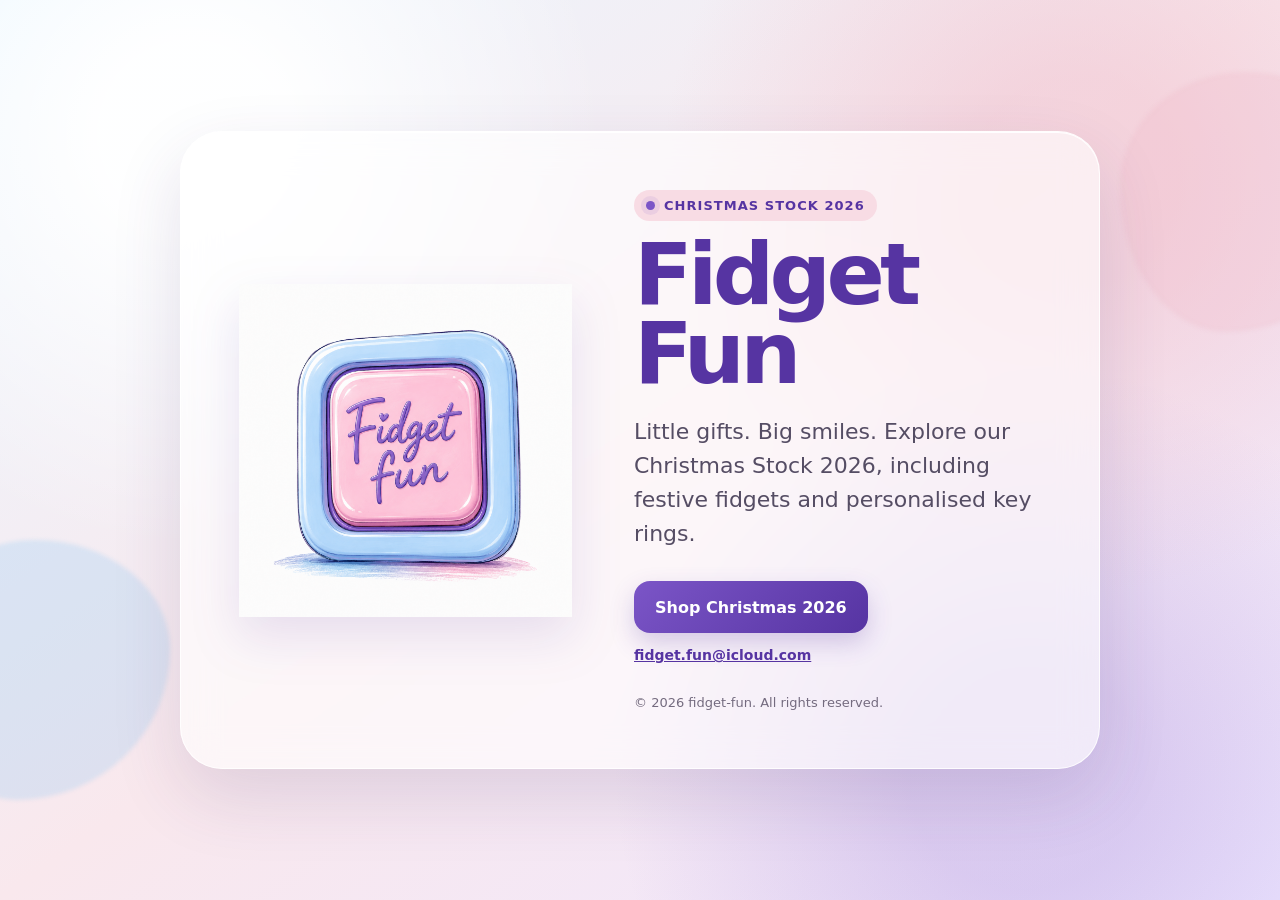
<file: index.html>
<!doctype html>
<html lang="en">
<head>
  <meta charset="utf-8" />
  <meta name="viewport" content="width=device-width, initial-scale=1" />
  <meta name="theme-color" content="#c8e7ff" />
  <meta name="description" content="Fidget Fun — colourful 3D printed fidgets, made for fun." />
  <title>Fidget Fun | 3D Printed Fidgets</title>
  <style>
    :root {
      --baby-blue: #c8e7ff;
      --baby-blue-deep: #8cc8f4;
      --dust-pink: #eeb6c5;
      --dust-pink-soft: #f8dce4;
      --violet: #7b55c7;
      --violet-deep: #5634a2;
      --ink: #352d45;
      --white: #fffdfd;
    }

    * { box-sizing: border-box; }

    html, body { min-height: 100%; }

    body {
      margin: 0;
      color: var(--ink);
      font-family: ui-rounded, "SF Pro Rounded", "Segoe UI", system-ui, -apple-system, BlinkMacSystemFont, sans-serif;
      background:
        radial-gradient(circle at 15% 15%, rgba(255,255,255,.96) 0 7%, transparent 31%),
        radial-gradient(circle at 84% 20%, rgba(238,182,197,.42) 0 8%, transparent 32%),
        radial-gradient(circle at 80% 86%, rgba(123,85,199,.20) 0 9%, transparent 32%),
        linear-gradient(145deg, #eaf7ff 0%, #f9e8ed 50%, #eee7ff 100%);
      overflow-x: hidden;
    }

    body::before,
    body::after {
      content: "";
      position: fixed;
      width: 260px;
      height: 260px;
      border-radius: 48% 52% 59% 41% / 44% 42% 58% 56%;
      filter: blur(2px);
      opacity: .25;
      z-index: -1;
      animation: drift 12s ease-in-out infinite alternate;
    }

    body::before {
      left: -90px;
      top: 60%;
      background: var(--baby-blue-deep);
    }

    body::after {
      right: -100px;
      top: 8%;
      background: var(--dust-pink);
      animation-delay: -4s;
    }

    @keyframes drift {
      to { transform: translate3d(20px, -24px, 0) rotate(8deg); }
    }

    .page {
      min-height: 100vh;
      display: grid;
      place-items: center;
      padding: 36px 20px;
    }

    .card {
      width: min(920px, 100%);
      display: grid;
      grid-template-columns: minmax(260px, .9fr) minmax(300px, 1.1fr);
      gap: clamp(28px, 5vw, 62px);
      align-items: center;
      padding: clamp(28px, 5vw, 58px);
      border: 1px solid rgba(255,255,255,.84);
      border-radius: 42px;
      background: rgba(255,255,255,.61);
      box-shadow:
        0 28px 70px rgba(74, 53, 112, .14),
        inset 0 1px 0 rgba(255,255,255,.95);
      backdrop-filter: blur(18px);
      -webkit-backdrop-filter: blur(18px);
    }

    .logo-wrap {
      position: relative;
      display: grid;
      place-items: center;
      min-height: 330px;
    }

    .logo-wrap::before {
      content: "";
      position: absolute;
      inset: 11% 8%;
      border-radius: 42%;
      background: radial-gradient(circle, rgba(123,85,199,.20), rgba(200,231,255,.12) 48%, transparent 70%);
      filter: blur(14px);
      transform: scale(.92);
    }

    .logo {
      position: relative;
      width: min(100%, 410px);
      height: auto;
      display: block;
      filter: drop-shadow(0 20px 24px rgba(86,52,162,.13));
      animation: float 4.8s ease-in-out infinite;
    }

    @keyframes float {
      0%, 100% { transform: translateY(0) rotate(-.4deg); }
      50% { transform: translateY(-8px) rotate(.4deg); }
    }

    .eyebrow {
      display: inline-flex;
      align-items: center;
      gap: 9px;
      margin: 0 0 14px;
      padding: 8px 12px;
      border-radius: 999px;
      background: var(--dust-pink-soft);
      color: var(--violet-deep);
      font-size: 13px;
      font-weight: 800;
      letter-spacing: .08em;
      text-transform: uppercase;
    }

    .eyebrow::before {
      content: "";
      width: 9px;
      height: 9px;
      border-radius: 50%;
      background: var(--violet);
      box-shadow: 0 0 0 5px rgba(123,85,199,.10);
    }

    h1 {
      margin: 0;
      color: var(--violet-deep);
      font-size: clamp(52px, 8vw, 86px);
      line-height: .92;
      letter-spacing: -.055em;
    }

    .lead {
      max-width: 34rem;
      margin: 22px 0 0;
      font-size: clamp(18px, 2.2vw, 22px);
      line-height: 1.55;
      color: #554d64;
    }

    .cta-row {
      display: flex;
      flex-wrap: wrap;
      align-items: center;
      gap: 14px;
      margin-top: 30px;
    }

    .button {
      display: inline-flex;
      align-items: center;
      justify-content: center;
      gap: 10px;
      min-height: 52px;
      padding: 0 21px;
      border-radius: 16px;
      color: white;
      background: linear-gradient(135deg, var(--violet), var(--violet-deep));
      text-decoration: none;
      font-weight: 800;
      box-shadow: 0 10px 24px rgba(86,52,162,.23);
      transition: transform .2s ease, box-shadow .2s ease;
    }

    .button:hover,
    .button:focus-visible {
      transform: translateY(-2px);
      box-shadow: 0 14px 29px rgba(86,52,162,.29);
    }

    .button:focus-visible {
      outline: 3px solid rgba(140,200,244,.8);
      outline-offset: 4px;
    }

    .email {
      color: var(--violet-deep);
      font-size: 14px;
      font-weight: 700;
      overflow-wrap: anywhere;
    }

    .small {
      margin: 32px 0 0;
      color: #746b7f;
      font-size: 13px;
    }

    @media (max-width: 760px) {
      .page { padding: 20px 14px; }
      .card {
        grid-template-columns: 1fr;
        text-align: center;
        border-radius: 32px;
      }
      .logo-wrap { min-height: 220px; order: -1; }
      .logo { width: min(88%, 340px); }
      .eyebrow { margin-inline: auto; }
      .lead { margin-inline: auto; }
      .cta-row { justify-content: center; }
      h1 { font-size: clamp(50px, 17vw, 76px); }
    }

    @media (prefers-reduced-motion: reduce) {
      *, *::before, *::after { animation: none !important; scroll-behavior: auto !important; }
    }
  </style>
</head>
<body>
  <main class="page">
    <section class="card" aria-labelledby="page-title">
      <div class="logo-wrap">
        <img class="logo" src="assets/fidget-fun-logo.png" alt="Fidget Fun logo" width="760" height="640" />
      </div>

      <div class="content">
        <p class="eyebrow">Christmas Stock 2026</p>
        <h1 id="page-title">Fidget Fun</h1>
        <p class="lead">Little gifts. Big smiles. Explore our Christmas Stock 2026, including festive fidgets and personalised key rings.</p>

        <div class="cta-row">
          <a class="button" href="products.html" aria-label="View Fidget Fun products">
            Shop Christmas 2026
          </a>
          <a class="email" href="mailto:fidget.fun@icloud.com">fidget.fun@icloud.com</a>
        </div>

        <p class="small">© <span id="year"></span> fidget-fun. All rights reserved.</p>
      </div>
    </section>
  </main>

  <script>
    document.getElementById('year').textContent = new Date().getFullYear();
  </script>
</body>
</html>
</file>
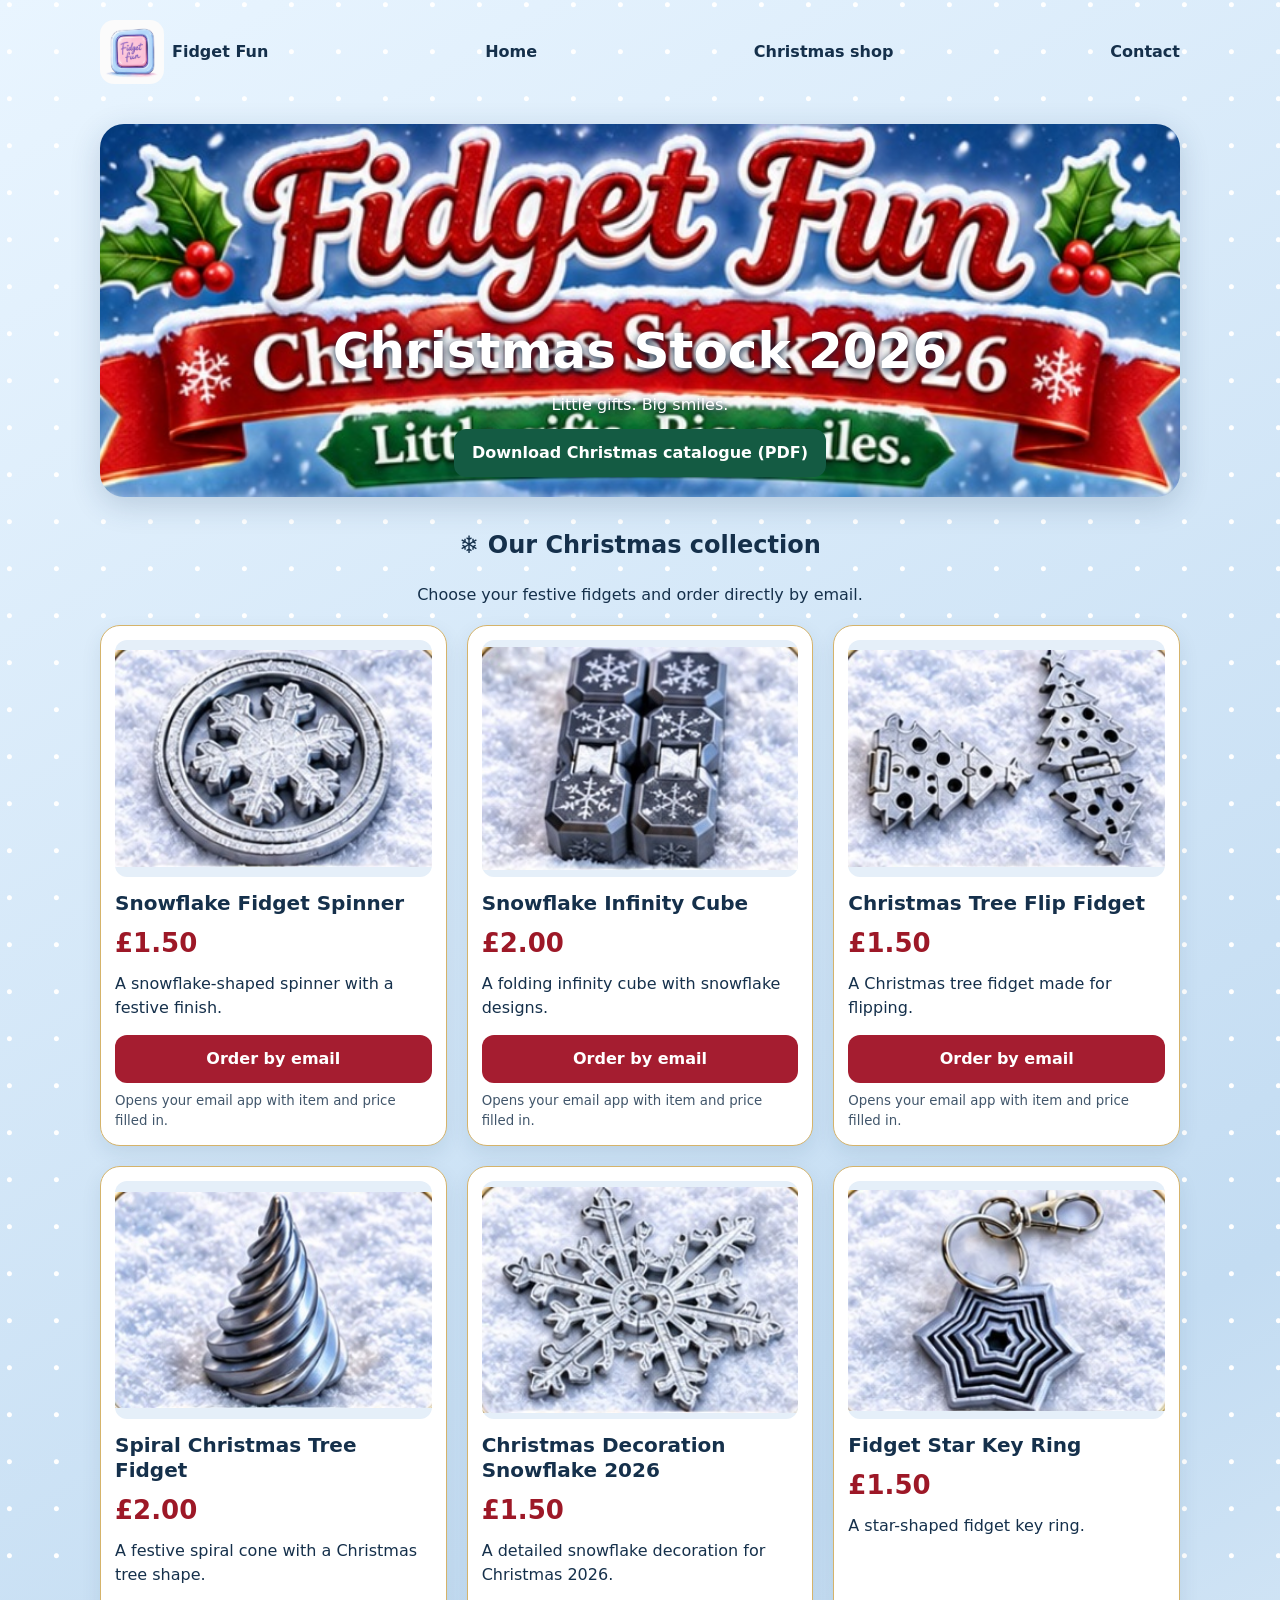
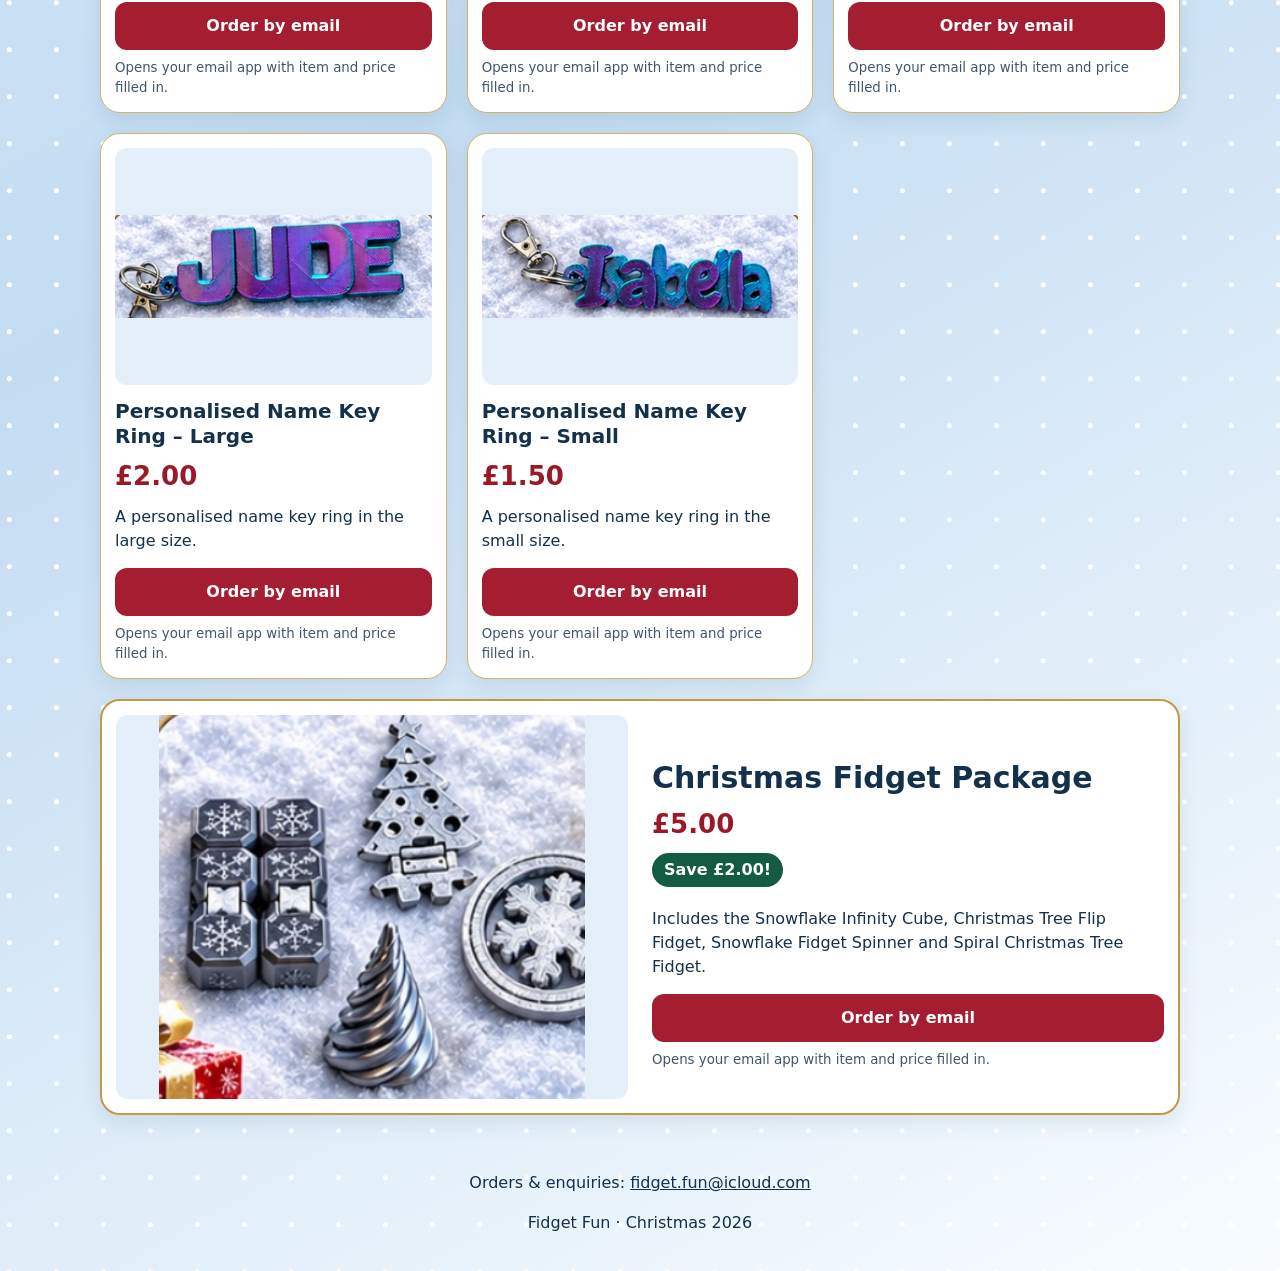
<file: products.html>
<!doctype html><html lang="en-GB"><head><meta charset="utf-8"><meta name="viewport" content="width=device-width,initial-scale=1"><meta name="description" content="Fidget Fun Christmas Stock 2026"><title>Christmas Stock 2026 | Fidget Fun</title><link rel="stylesheet" href="christmas.css"></head><body><header><nav aria-label="Main navigation"><a href="index.html"><img src="assets/fidget-fun-logo.png" alt="">Fidget Fun</a><a href="index.html">Home</a><a href="products.html" aria-current="page">Christmas shop</a><a href="mailto:fidget.fun@icloud.com">Contact</a></nav></header><main><section class="hero"><h1>Christmas Stock 2026</h1><p>Little gifts. Big smiles.</p><a class="button secondary" href="assets/christmas-catalogue.pdf" download>Download Christmas catalogue (PDF)</a></section><section class="intro"><h2>❄️ Our Christmas collection</h2><p>Choose your festive fidgets and order directly by email.</p></section><section class="grid" aria-label="Christmas products"><article class="card"><img src="assets/snowflake-spinner.jpg" alt="Snowflake Fidget Spinner" loading="lazy"><div style="display:flex;flex-direction:column;flex:1"><h2>Snowflake Fidget Spinner</h2><div class="price">£1.50</div><p class="desc">A snowflake-shaped spinner with a festive finish.</p><a class="button" href="mailto:fidget.fun@icloud.com?subject=Order%20%E2%80%93%20Snowflake%20Fidget%20Spinner%20%E2%80%93%20%C2%A31.50&amp;body=Hi%20Fidget%20Fun%2C%0A%0AI%20would%20like%20to%20order%20Snowflake%20Fidget%20Spinner%20at%20%C2%A31.50%20each.%0AQuantity%3A%20%0AColour%20preference%20%28if%20available%29%3A%20%0A%0AThank%20you%21">Order by email</a><small>Opens your email app with item and price filled in.</small></div></article><article class="card"><img src="assets/snowflake-cube.jpg" alt="Snowflake Infinity Cube" loading="lazy"><div style="display:flex;flex-direction:column;flex:1"><h2>Snowflake Infinity Cube</h2><div class="price">£2.00</div><p class="desc">A folding infinity cube with snowflake designs.</p><a class="button" href="mailto:fidget.fun@icloud.com?subject=Order%20%E2%80%93%20Snowflake%20Infinity%20Cube%20%E2%80%93%20%C2%A32.00&amp;body=Hi%20Fidget%20Fun%2C%0A%0AI%20would%20like%20to%20order%20Snowflake%20Infinity%20Cube%20at%20%C2%A32.00%20each.%0AQuantity%3A%20%0AColour%20preference%20%28if%20available%29%3A%20%0A%0AThank%20you%21">Order by email</a><small>Opens your email app with item and price filled in.</small></div></article><article class="card"><img src="assets/tree-flip.jpg" alt="Christmas Tree Flip Fidget" loading="lazy"><div style="display:flex;flex-direction:column;flex:1"><h2>Christmas Tree Flip Fidget</h2><div class="price">£1.50</div><p class="desc">A Christmas tree fidget made for flipping.</p><a class="button" href="mailto:fidget.fun@icloud.com?subject=Order%20%E2%80%93%20Christmas%20Tree%20Flip%20Fidget%20%E2%80%93%20%C2%A31.50&amp;body=Hi%20Fidget%20Fun%2C%0A%0AI%20would%20like%20to%20order%20Christmas%20Tree%20Flip%20Fidget%20at%20%C2%A31.50%20each.%0AQuantity%3A%20%0AColour%20preference%20%28if%20available%29%3A%20%0A%0AThank%20you%21">Order by email</a><small>Opens your email app with item and price filled in.</small></div></article><article class="card"><img src="assets/spiral-tree.jpg" alt="Spiral Christmas Tree Fidget" loading="lazy"><div style="display:flex;flex-direction:column;flex:1"><h2>Spiral Christmas Tree Fidget</h2><div class="price">£2.00</div><p class="desc">A festive spiral cone with a Christmas tree shape.</p><a class="button" href="mailto:fidget.fun@icloud.com?subject=Order%20%E2%80%93%20Spiral%20Christmas%20Tree%20Fidget%20%E2%80%93%20%C2%A32.00&amp;body=Hi%20Fidget%20Fun%2C%0A%0AI%20would%20like%20to%20order%20Spiral%20Christmas%20Tree%20Fidget%20at%20%C2%A32.00%20each.%0AQuantity%3A%20%0AColour%20preference%20%28if%20available%29%3A%20%0A%0AThank%20you%21">Order by email</a><small>Opens your email app with item and price filled in.</small></div></article><article class="card"><img src="assets/snowflake-decoration.jpg" alt="Christmas Decoration Snowflake 2026" loading="lazy"><div style="display:flex;flex-direction:column;flex:1"><h2>Christmas Decoration Snowflake 2026</h2><div class="price">£1.50</div><p class="desc">A detailed snowflake decoration for Christmas 2026.</p><a class="button" href="mailto:fidget.fun@icloud.com?subject=Order%20%E2%80%93%20Christmas%20Decoration%20Snowflake%202026%20%E2%80%93%20%C2%A31.50&amp;body=Hi%20Fidget%20Fun%2C%0A%0AI%20would%20like%20to%20order%20Christmas%20Decoration%20Snowflake%202026%20at%20%C2%A31.50%20each.%0AQuantity%3A%20%0AColour%20preference%20%28if%20available%29%3A%20%0A%0AThank%20you%21">Order by email</a><small>Opens your email app with item and price filled in.</small></div></article><article class="card"><img src="assets/star-keyring.jpg" alt="Fidget Star Key Ring" loading="lazy"><div style="display:flex;flex-direction:column;flex:1"><h2>Fidget Star Key Ring</h2><div class="price">£1.50</div><p class="desc">A star-shaped fidget key ring.</p><a class="button" href="mailto:fidget.fun@icloud.com?subject=Order%20%E2%80%93%20Fidget%20Star%20Key%20Ring%20%E2%80%93%20%C2%A31.50&amp;body=Hi%20Fidget%20Fun%2C%0A%0AI%20would%20like%20to%20order%20Fidget%20Star%20Key%20Ring%20at%20%C2%A31.50%20each.%0AQuantity%3A%20%0AColour%20preference%20%28if%20available%29%3A%20%0A%0AThank%20you%21">Order by email</a><small>Opens your email app with item and price filled in.</small></div></article><article class="card"><img src="assets/name-large.jpg" alt="Personalised Name Key Ring – Large" loading="lazy"><div style="display:flex;flex-direction:column;flex:1"><h2>Personalised Name Key Ring – Large</h2><div class="price">£2.00</div><p class="desc">A personalised name key ring in the large size.</p><a class="button" href="mailto:fidget.fun@icloud.com?subject=Order%20%E2%80%93%20Personalised%20Name%20Key%20Ring%20%E2%80%93%20Large%20%E2%80%93%20%C2%A32.00&amp;body=Hi%20Fidget%20Fun%2C%0A%0AI%20would%20like%20to%20order%20Personalised%20Name%20Key%20Ring%20%E2%80%93%20Large%20at%20%C2%A32.00%20each.%0AQuantity%3A%20%0AName%20to%20personalise%3A%20%0AColour%20preference%20%28if%20available%29%3A%20%0A%0AThank%20you%21">Order by email</a><small>Opens your email app with item and price filled in.</small></div></article><article class="card"><img src="assets/name-small.jpg" alt="Personalised Name Key Ring – Small" loading="lazy"><div style="display:flex;flex-direction:column;flex:1"><h2>Personalised Name Key Ring – Small</h2><div class="price">£1.50</div><p class="desc">A personalised name key ring in the small size.</p><a class="button" href="mailto:fidget.fun@icloud.com?subject=Order%20%E2%80%93%20Personalised%20Name%20Key%20Ring%20%E2%80%93%20Small%20%E2%80%93%20%C2%A31.50&amp;body=Hi%20Fidget%20Fun%2C%0A%0AI%20would%20like%20to%20order%20Personalised%20Name%20Key%20Ring%20%E2%80%93%20Small%20at%20%C2%A31.50%20each.%0AQuantity%3A%20%0AName%20to%20personalise%3A%20%0AColour%20preference%20%28if%20available%29%3A%20%0A%0AThank%20you%21">Order by email</a><small>Opens your email app with item and price filled in.</small></div></article><article class="card package"><img src="assets/christmas-package.jpg" alt="Christmas Fidget Package" loading="lazy"><div style="display:flex;flex-direction:column;flex:1"><h2>Christmas Fidget Package</h2><div class="price">£5.00</div><p><span class="save">Save £2.00!</span></p><p class="desc">Includes the Snowflake Infinity Cube, Christmas Tree Flip Fidget, Snowflake Fidget Spinner and Spiral Christmas Tree Fidget.</p><a class="button" href="mailto:fidget.fun@icloud.com?subject=Order%20%E2%80%93%20Christmas%20Fidget%20Package%20%E2%80%93%20%C2%A35.00&amp;body=Hi%20Fidget%20Fun%2C%0A%0AI%20would%20like%20to%20order%20Christmas%20Fidget%20Package%20at%20%C2%A35.00%20each.%0AQuantity%3A%20%0AColour%20preference%20%28if%20available%29%3A%20%0A%0AThank%20you%21">Order by email</a><small>Opens your email app with item and price filled in.</small></div></article></section></main><footer><p>Orders &amp; enquiries: <a href="mailto:fidget.fun@icloud.com">fidget.fun@icloud.com</a></p><p>Fidget Fun · Christmas 2026</p></footer></body></html>
</file>
<file: christmas.css>
*{box-sizing:border-box}body{margin:0;font-family:system-ui,sans-serif;color:#15304b;background:radial-gradient(circle at 20% 10%,#fff 0 2px,transparent 3px) 0 0/47px 47px,linear-gradient(150deg,#e9f5ff,#c3dcf2 55%,#f8fcff);line-height:1.5}a{color:inherit}header,main,footer{max-width:1120px;margin:auto;padding:20px}nav{display:flex;align-items:center;gap:14px;flex-wrap:wrap;justify-content:space-between}nav a{font-weight:750;text-decoration:none}nav img{width:64px;border-radius:14px;vertical-align:middle;margin-right:8px}.hero{background:#173b61 url(assets/snowy-banner.jpg) center/cover;border-radius:24px;padding:clamp(95px,17vw,190px) 12px 20px;text-align:center;color:white;box-shadow:0 8px 30px #183c6130}.hero h1{font-size:clamp(28px,5vw,50px);margin:0;text-shadow:0 2px 8px #09223d}.hero p{margin:4px 0 12px;text-shadow:0 2px 6px #09223d}.intro{text-align:center;margin:30px auto 18px}.grid{display:grid;grid-template-columns:repeat(3,minmax(0,1fr));gap:20px}.card{background:#fff;border:1px solid #d5b36a;border-radius:20px;padding:14px;box-shadow:0 8px 20px #173b6118;display:flex;flex-direction:column;overflow:hidden}.card img{width:100%;aspect-ratio:4/3;object-fit:contain;background:#e5eff9;border-radius:12px}.card h2{font-size:20px;line-height:1.25;margin:14px 0 4px}.price{font-size:26px;font-weight:850;color:#9d1827;margin:4px 0}.card p{margin:5px 0 15px}.card .desc{flex:1}.button{display:inline-block;background:#a51d30;color:white;border-radius:12px;padding:12px 18px;text-align:center;text-decoration:none;font-weight:750;border:0}.button:hover{background:#7c1423}.button:focus-visible,a:focus-visible{outline:3px solid #1269a1;outline-offset:3px}.secondary{background:#145b43}.save{display:inline-block;background:#145b43;color:white;border-radius:20px;padding:5px 12px;font-weight:800}.package{grid-column:1/-1;display:grid;grid-template-columns:minmax(0,1fr) minmax(0,1fr);gap:24px;align-items:center;border:2px solid #c39a43}.package img{aspect-ratio: 4/3}.package h2{font-size:30px}.package .button{display:block}footer{text-align:center}small{display:block;margin-top:8px;color:#41566b}@media(max-width:800px){.grid{grid-template-columns:repeat(2,minmax(0,1fr))}}@media(max-width:520px){.grid,.package{grid-template-columns:1fr}.hero{background-size:auto 100%;padding-top:125px}header,main,footer{padding:12px}nav{gap:10px}}
</file>
